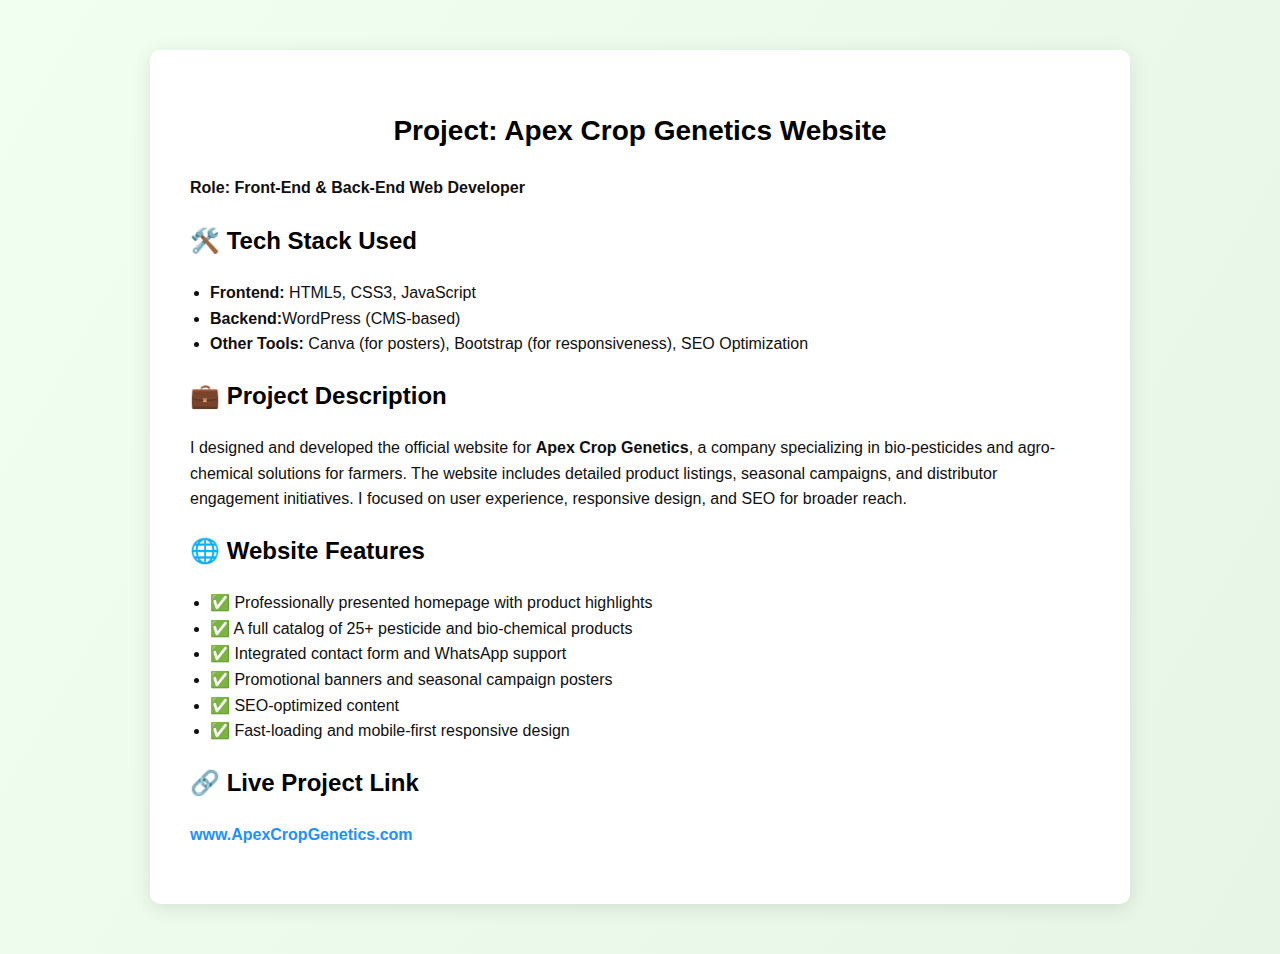
<file: project-apex.html>
<!DOCTYPE html>
<html lang="en">
<head>
  <meta charset="UTF-8" />
  <meta name="viewport" content="width=device-width, initial-scale=1.0"/>
  <title>Apex Crop Genetics - Project</title>
  <link rel="stylesheet" href="apex-style.css" />
</head>
<body>

  <section class="project">
    <h1 style="text-align: center;">Project: Apex Crop Genetics Website</h1>
    <h4><strong>Role:</strong> Front-End & Back-End Web Developer</h4>


    <h2>🛠️ Tech Stack Used</h2>
    <ul>
      <li><strong>Frontend:</strong> HTML5, CSS3, JavaScript</li>
      <li><strong>Backend:</strong>WordPress (CMS-based)</li>
      <li><strong>Other Tools:</strong> Canva (for posters), Bootstrap (for responsiveness), SEO Optimization</li>
    </ul>

    <h2>💼 Project Description</h2>
    <p>
      I designed and developed the official website for <strong>Apex Crop Genetics</strong>, a company specializing in bio-pesticides and agro-chemical solutions for farmers. The website includes detailed product listings, seasonal campaigns, and distributor engagement initiatives. I focused on user experience, responsive design, and SEO for broader reach.
    </p>

    <h2>🌐 Website Features</h2>
    <ul>
      <li>✅ Professionally presented homepage with product highlights</li>
      <li>✅ A full catalog of 25+ pesticide and bio-chemical products</li>
      <li>✅ Integrated contact form and WhatsApp support</li>
      <li>✅ Promotional banners and seasonal campaign posters</li>
      <li>✅ SEO-optimized content</li>
      <li>✅ Fast-loading and mobile-first responsive design</li>
    </ul>

    <h2>🔗 Live Project Link</h2>
    <p><a href="https://www.apexcropgenetics.com" target="_blank">www.ApexCropGenetics.com</a></p>
  </section>

</body>
</html>
</file>
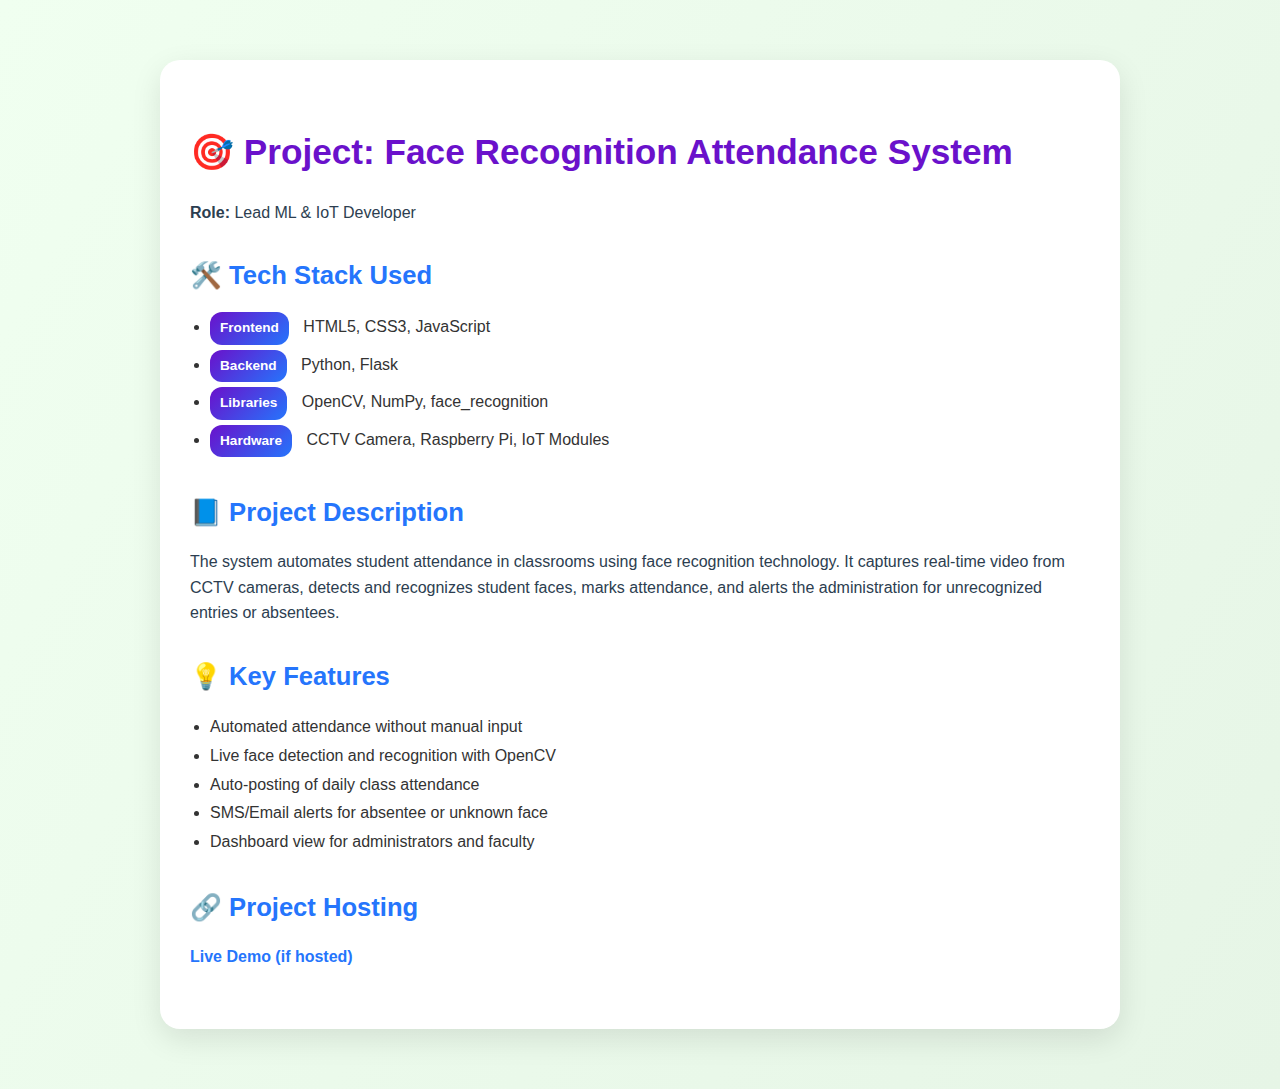
<file: project-face.html>
<!DOCTYPE html>
<html lang="en">
<head>
  <meta charset="UTF-8" />
  <meta name="viewport" content="width=device-width, initial-scale=1.0"/>
  <title>Apex Crop Genetics - Project</title>
  <link rel="stylesheet" href="apex-style.css" />
</head>
<body>
<section class="project-section">
  <h1>🎯 Project: Face Recognition Attendance System</h1>
  <p><strong>Role:</strong> Lead ML & IoT Developer</p>

  <h2>🛠️ Tech Stack Used</h2>
  <ul>
    <li><span class="badge">Frontend</span> HTML5, CSS3, JavaScript</li>
    <li><span class="badge">Backend</span> Python, Flask</li>
    <li><span class="badge">Libraries</span> OpenCV, NumPy, face_recognition</li>
    <li><span class="badge">Hardware</span> CCTV Camera, Raspberry Pi, IoT Modules</li>
  </ul>

  <h2>📘 Project Description</h2>
  <p>
    The system automates student attendance in classrooms using face recognition technology. It captures real-time video from CCTV cameras, detects and recognizes student faces, marks attendance, and alerts the administration for unrecognized entries or absentees.
  </p>

  <h2>💡 Key Features</h2>
  <ul>
    <li>Automated attendance without manual input</li>
    <li>Live face detection and recognition with OpenCV</li>
    <li>Auto-posting of daily class attendance</li>
    <li>SMS/Email alerts for absentee or unknown face</li>
    <li>Dashboard view for administrators and faculty</li>
  </ul>

  <h2>🔗 Project Hosting</h2>
  <p><a href="https://github.com/adikasireddy/face-recognition" target="_blank">Live Demo (if hosted)</a></p>
</section>
<style>/* ===== Project Section Styling ===== */
.project-section {
  max-width: 900px;
  margin: 60px auto;
  background-color: #ffffff;
  padding: 40px 30px;
  border-radius: 20px;
  box-shadow: 0 10px 30px rgba(0, 0, 0, 0.1);
  animation: fadeInUp 1s ease;
  font-family: 'Segoe UI', Tahoma, Geneva, Verdana, sans-serif;
  color: #2c3e50;
}

.project-section h1 {
  font-size: 2.2rem;
  margin-bottom: 20px;
  color: #6a11cb;
}

.project-section h2 {
  font-size: 1.6rem;
  margin-top: 30px;
  margin-bottom: 15px;
  color: #2575fc;
}

.project-section p {
  font-size: 1rem;
  line-height: 1.6;
  margin-bottom: 20px;
}

.project-section ul {
  padding-left: 20px;
  list-style-type: disc;
  line-height: 1.8;
  color: #333;
}

.project-section a {
  color: #2575fc;
  text-decoration: none;
  font-weight: bold;
}

.project-section a:hover {
  text-decoration: underline;
}

/* ===== Badge/Tag Styling ===== */
.badge {
  display: inline-block;
  background: linear-gradient(135deg, #6a11cb, #2575fc);
  color: white;
  font-size: 0.85rem;
  font-weight: bold;
  padding: 4px 10px;
  border-radius: 12px;
  margin-right: 10px;
  margin-bottom: 5px;
}

/* ===== Animation ===== */
@keyframes fadeInUp {
  from {
    transform: translateY(60px);
    opacity: 0;
  }
  to {
    transform: translateY(0);
    opacity: 1;
  }
}

/* ===== Responsive for Mobile ===== */
@media (max-width: 768px) {
  .project-section {
    padding: 25px 20px;
  }

  .project-section h1 {
    font-size: 1.8rem;
  }

  .project-section h2 {
    font-size: 1.3rem;
  }
}
</style>

</body>
</html>
</file>
<file: apex-style.css>
body {
  font-family: 'Segoe UI', sans-serif;
  margin: 0;
  padding: 0;
  background: linear-gradient(120deg, #f0fff0, #e6f5e6);
  color: #0f0f0f;
  line-height: 1.6;
}

.project {
  max-width: 900px;
  margin: 50px auto;
  padding: 40px;
  background-color: #ffffff;
  box-shadow: 0 4px 20px rgba(0, 0, 0, 0.1);
  border-radius: 10px;
  animation: fadeIn 1s ease-in;
}

.project h1 {
  font-size: 28px;
  color: #000000;
}

.project h2 {
  color: #000000;
  margin-top: 20px;
}

.project ul {
  padding-left: 20px;
}

.project a {
  color: #1e90ff;
  text-decoration: none;
  font-weight: bold;
}

.project a:hover {
  text-decoration: underline;
}

@keyframes fadeIn {
  from {
    opacity: 0;
    transform: translateY(30px);
  }
  to {
    opacity: 1;
    transform: translateY(0);
  }
}
</file>
